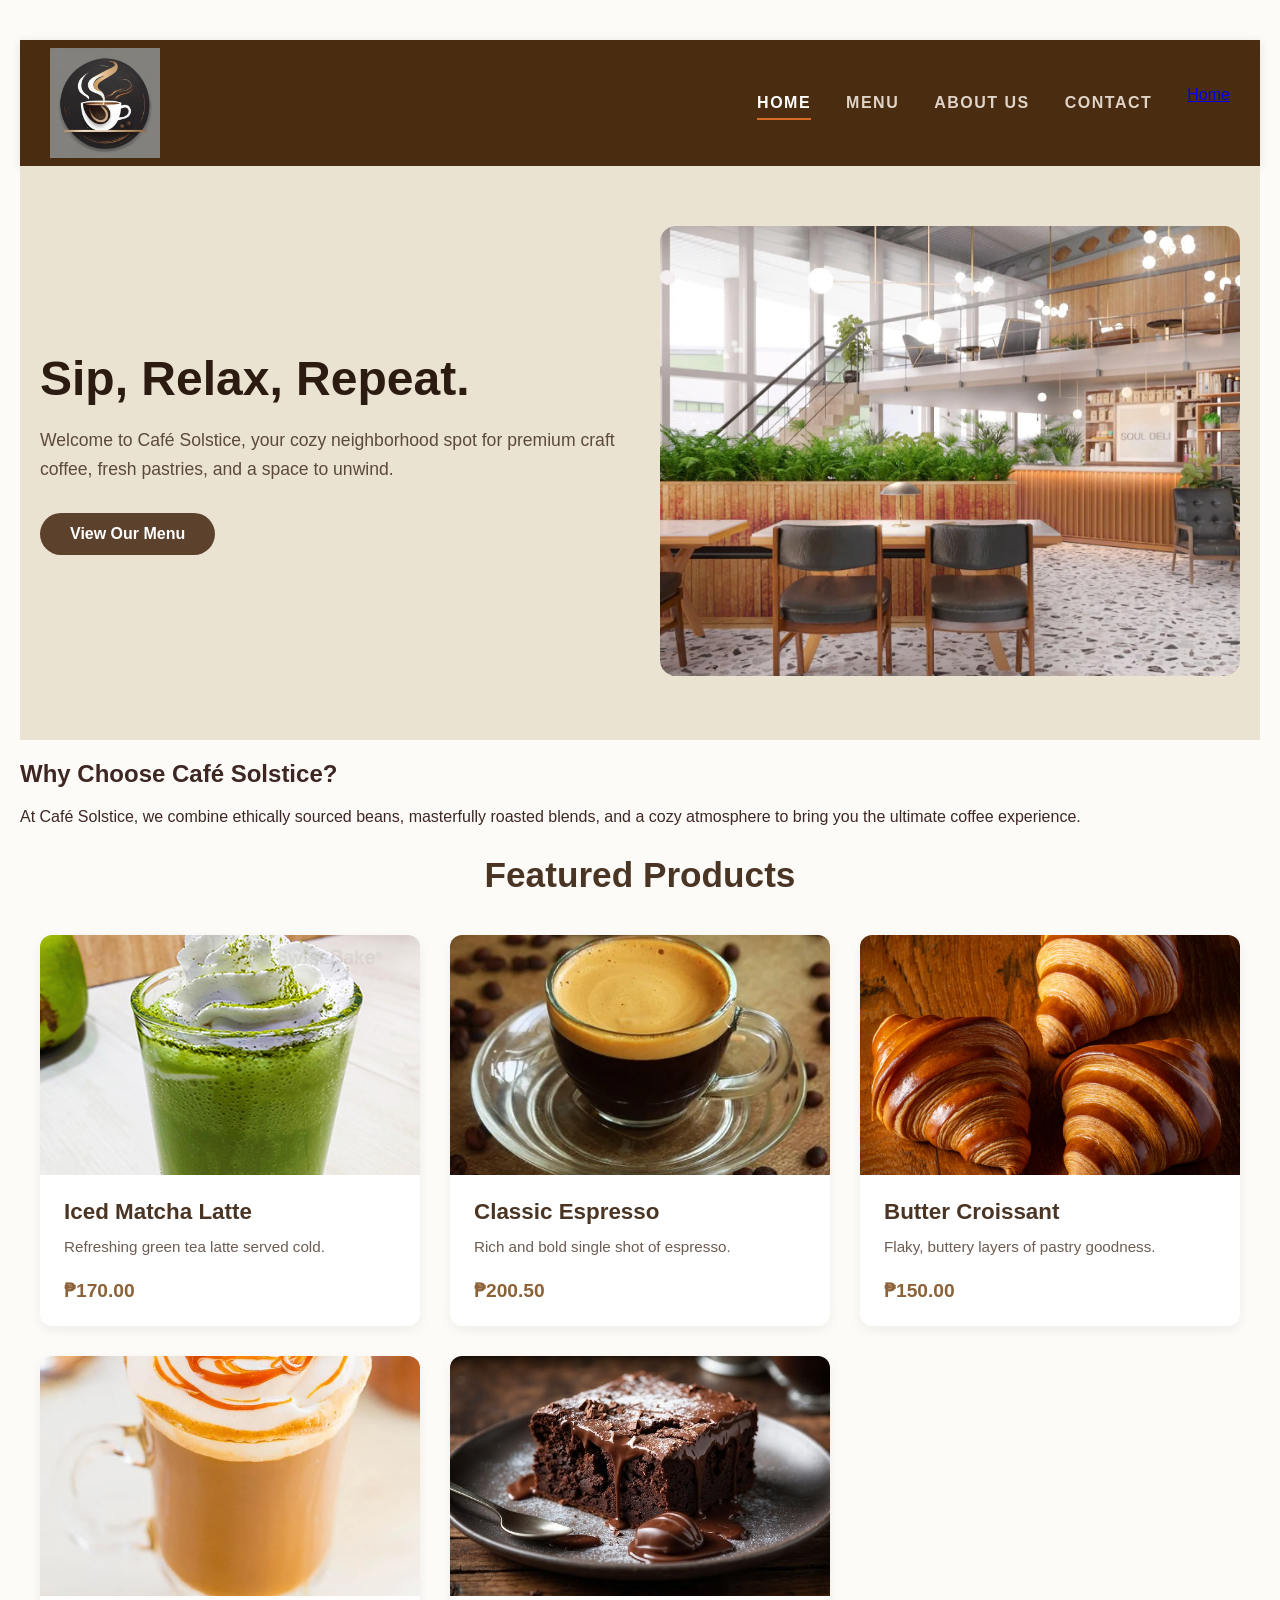
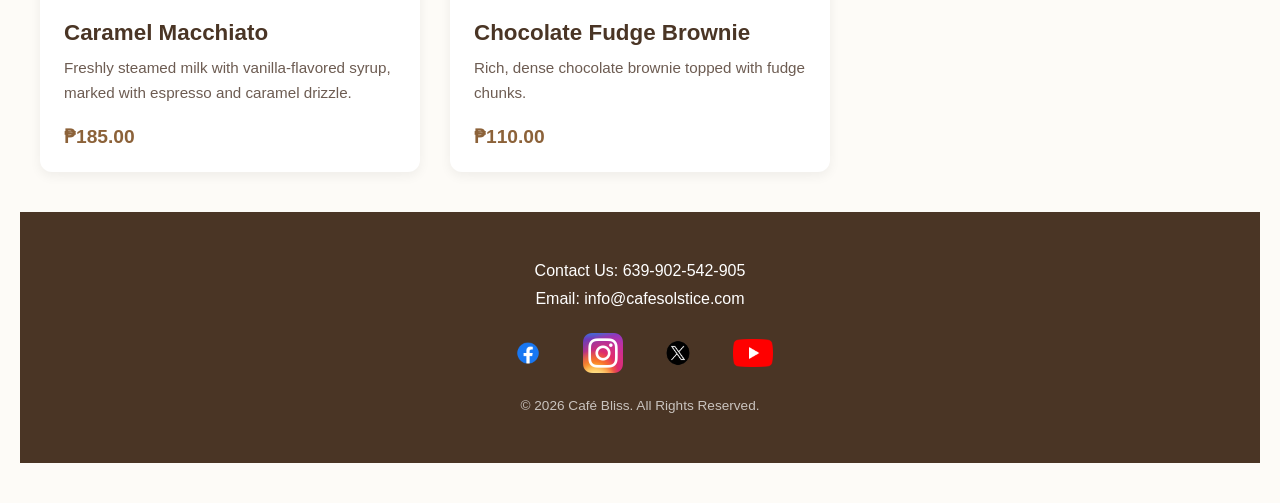
<file: CafeWebsite/index.html>
<!DOCTYPE html>
<html lang="en">
<head>
    <meta charset="UTF-8">
    <meta name="viewport" content="width=device-width, initial-scale=1.0">
    <title>Café Solstice - Home</title>
    <link rel="stylesheet" href="style.css">
</head>
<body>

<header class="main-header">
  <div class="header-container">
    <a href="home.html" class="logo-link">
    <img src="Images/590060db-a365-4ee6-8076-39b0cdcdf4f0.jpg" alt="Café Solstice Logo" class="nav-logo">
    </a>

    <nav class="nav-menu">
      <a href="home.html" class="nav-link active">Home</a>
      <a href="menu.html" class="nav-link">Menu</a>
      <a href="about_us.html" class="nav-link">About Us</a>
      <a href="contact.html" class="nav-link">Contact</a>
      <a href="/">Home</a>
    </nav>
  </div>
</header>

    <header class="hero-section">
  <div class="hero-container">
    <div class="hero-content">
      <h1>Sip, Relax, Repeat.</h1>
      <p>Welcome to Café Solstice, your cozy neighborhood spot for premium craft coffee, fresh pastries, and a space to unwind.</p>
      <a href="menu.html" class="hero-btn">View Our Menu</a>
    </div>
    <div class="hero-image">
      <img src="Images/SD_Banner_Web.webp" alt="Café Solstice Interior">
    </div>
  </div>
</header>

    <section class="cafe-highlights">
        <div class="container">
            <h2>Why Choose Café Solstice?</h2>
            <p>At Café Solstice, we combine ethically sourced beans, masterfully roasted blends, and a cozy atmosphere to bring you the ultimate coffee experience.</p>
        </div>
    </section>

    <section class="products-table">
        <div class="container">
            <section class="featured-products">
  <h2>Featured Products</h2>
  
  <div class="product-grid">
    <div class="product-card">
      <div class="product-image">
        <img src="Images/MATCHA-TEA-FRAPPE-MIX-1kgBag-Prod888-3-0704250620571.jpg" alt="Iced Matcha Latte">
      </div>
      <div class="product-info">
        <h3>Iced Matcha Latte</h3>
        <p>Refreshing green tea latte served cold.</p>
        <span class="price">₱170.00</span>
      </div>
    </div>

    <div class="product-card">
      <div class="product-image">
        <img src="Images/espresso-coffee-recipe04-500x500.webp" alt="Classic Espresso">
      </div>
      <div class="product-info">
        <h3>Classic Espresso</h3>
        <p>Rich and bold single shot of espresso.</p>
        <span class="price">₱200.50</span>
      </div>
    </div>

    <div class="product-card">
      <div class="product-image">
        <img src="Images/MANDARINORIENTALbyDA-NOVEMBER2024-110_530x@2x.webp" alt="Butter Croissant">
      </div>
      <div class="product-info">
        <h3>Butter Croissant</h3>
        <p>Flaky, buttery layers of pastry goodness.</p>
        <span class="price">₱150.00</span>
      </div>
    </div>

    <div class="product-card">
      <div class="product-image">
        <img src="Images/caramelmacchiato-18.webp" alt="Caramel Macchiato">
      </div>
      <div class="product-info">
        <h3>Caramel Macchiato</h3>
        <p>Freshly steamed milk with vanilla-flavored syrup, marked with espresso and caramel drizzle.</p>
        <span class="price">₱185.00</span>
      </div>
    </div>

    <div class="product-card">
      <div class="product-image">
        <img src="Images/hq720.jpg" alt="Chocolate Fudge Brownie">
      </div>
      <div class="product-info">
        <h3>Chocolate Fudge Brownie</h3>
        <p>Rich, dense chocolate brownie topped with fudge chunks.</p>
        <span class="price">₱110.00</span>
      </div>
    </div>

  </div>
</section>

    <footer style="background-color: #4a3525; color: #ffffff; text-align: center; padding: 40px 20px; font-family: sans-serif;">
  
  <p style="margin: 10px 0;">Contact Us: 639-902-542-905</p>
  <p style="margin: 10px 0;">Email: info@cafesolstice.com</p>
  
  <div class="social-icons" style="display: flex; justify-content: center; align-items: center; gap: 25px; margin: 25px 0;">
    <a href="#"><img src="Images/Facebook-Logosu.png" alt="Facebook" style="width: 40px; height: 40px; object-fit: contain; display: block;"></a>
    <a href="#"><img src="Images/Instagram_icon.png.webp" alt="Instagram" style="width: 40px; height: 40px; object-fit: contain; display: block;"></a>
    <a href="#"><img src="Images/twitter_x_new_logo_x_rounded_icon_256078.webp" alt="X" style="width: 40px; height: 40px; object-fit: contain; display: block;"></a>
    <a href="#"><img src="Images/YouTube_full-color_icon_(2017).svg.webp" alt="YouTube" style="width: 40px; height: 40px; object-fit: contain; display: block;"></a>
  </div>
  
  <p style="font-size: 0.85rem; opacity: 0.7; margin-top: 20px;">© 2026 Café Bliss. All Rights Reserved.</p>

</footer>

</body>
</html>
</file>
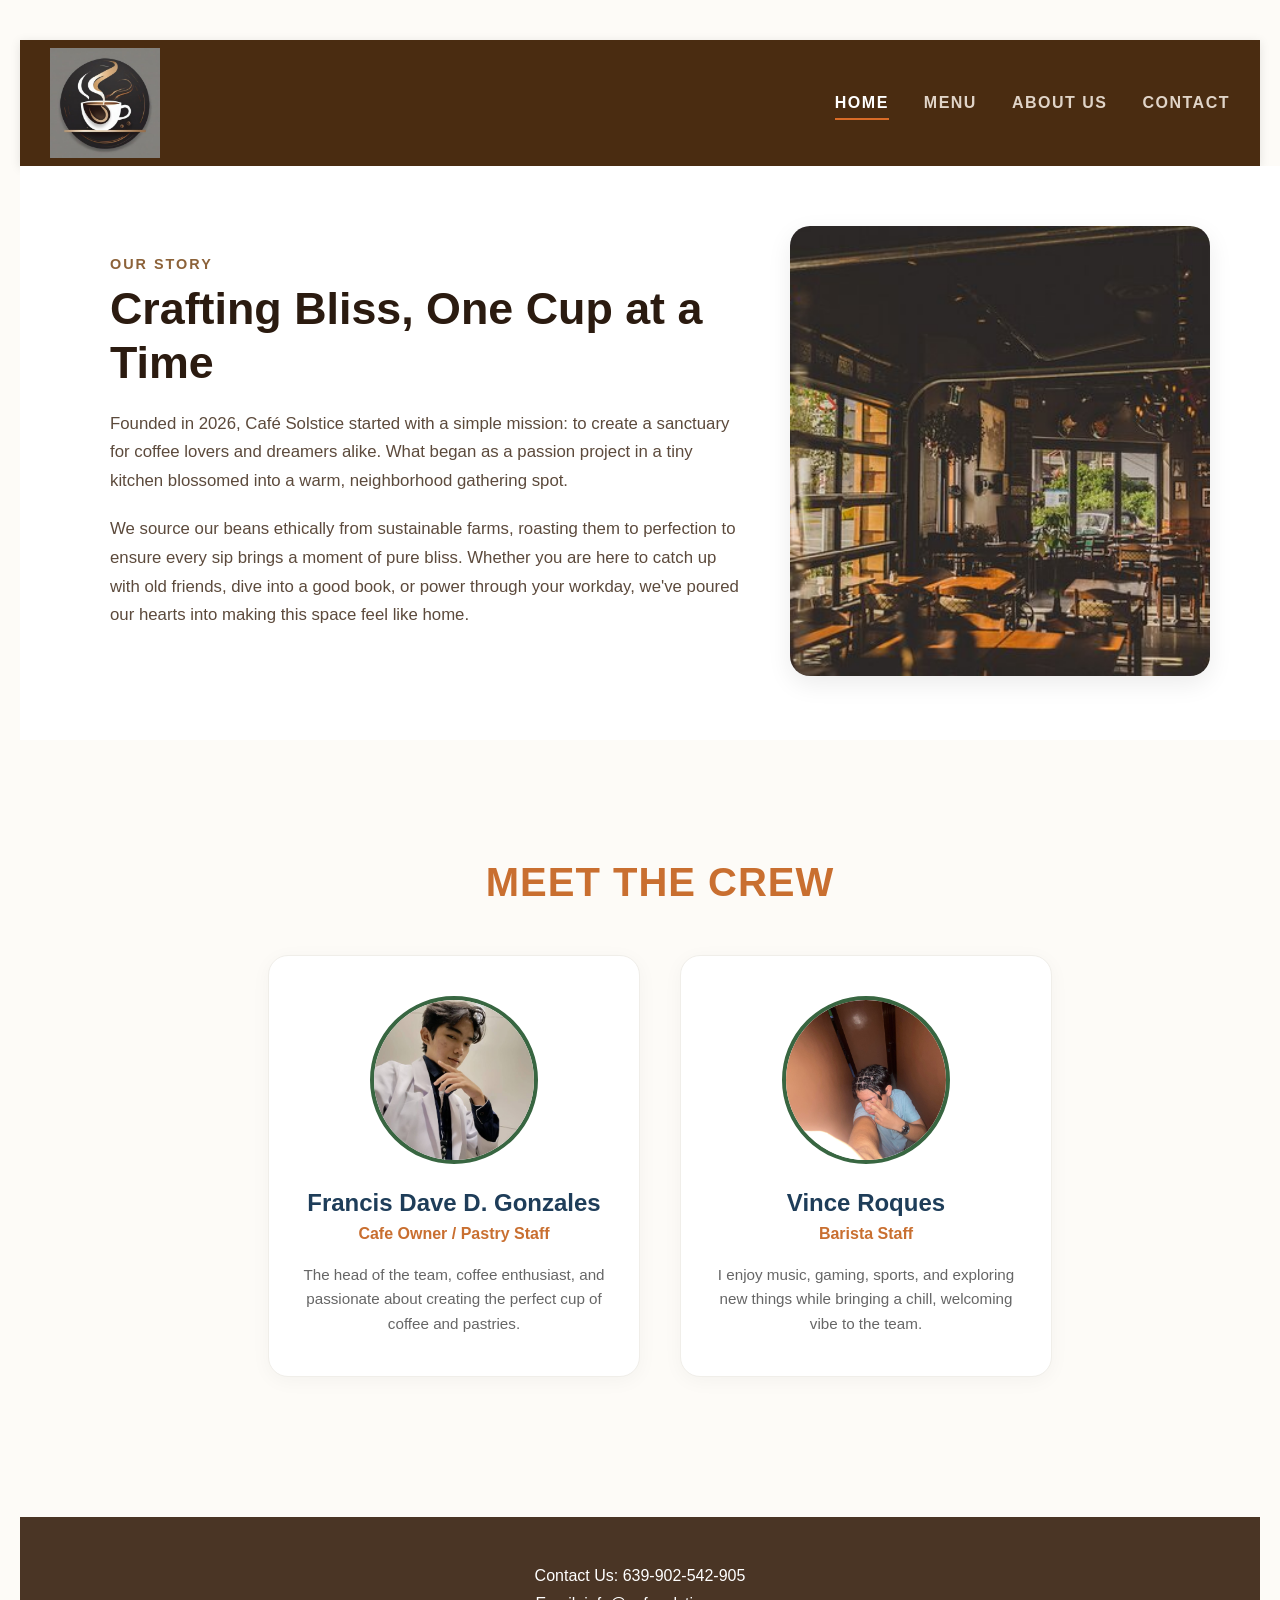
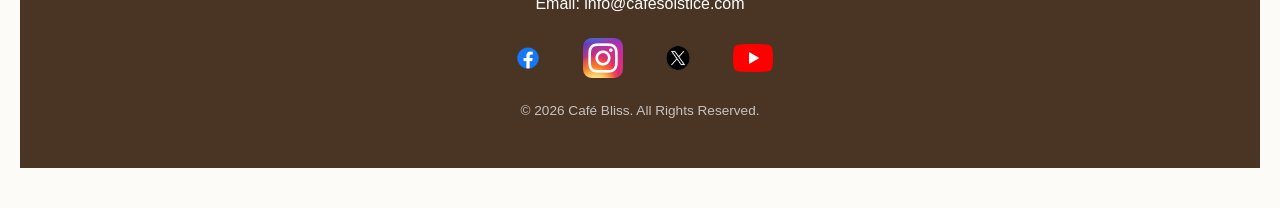
<file: about_us.html>
<!DOCTYPE html>
<html lang="en">
<head>
    <meta charset="UTF-8">
    <meta name="viewport" content="width=device-width, initial-scale=1.0">
    <title>Café Bliss - About Us</title>
    <link rel="stylesheet" href="style.css">
</head>
<body>

    <header class="main-header">
  <div class="header-container">
    <a href="home.html" class="logo-link">
    <img src="Images/590060db-a365-4ee6-8076-39b0cdcdf4f0.jpg" alt="Café Solstice Logo" class="nav-logo">
    </a>

    <nav class="nav-menu">
      <a href="home.html" class="nav-link active">Home</a>
      <a href="menu.html" class="nav-link">Menu</a>
      <a href="about_us.html" class="nav-link">About Us</a>
      <a href="contact.html" class="nav-link">Contact</a>
    </nav>
  </div>
</header>

    <section class="about-section">
  <div class="about-container">
    
    <div class="about-content">
      <span class="subheading">Our Story</span>
      <h2>Crafting Bliss, One Cup at a Time</h2>
      <p>Founded in 2026, Café Solstice started with a simple mission: 
        to create a sanctuary for coffee lovers and dreamers alike. 
        What began as a passion project in a tiny kitchen blossomed into a warm, neighborhood gathering spot.</p>
      <p>We source our beans ethically from sustainable farms, roasting them to perfection to ensure every sip brings a moment of pure bliss. Whether you are here to catch up with old friends, dive into a good book, or power through your workday, we've poured our hearts into making this space feel like home.</p>
    </div>
    
    <div class="about-image">
      <img src="Images/you-start-a-story-with.jpg" alt="Café Bliss Interior">
    </div>

  </div>
</section>

<section class="team-section">
  <h2 class="section-title">Meet The Crew</h2>
  
  <div class="team-grid">
    
    <div class="team-card">
      <div class="avatar-container">
        <img src="Images/494180850_10093865797324483_6539247465004580347_n.jpg" alt="Francis Dave D. Gonzales" class="team-avatar">
      </div>
      <h3>Francis Dave D. Gonzales</h3>
      <span class="role">Cafe Owner / Pastry Staff</span>
      <p>The head of the team, coffee enthusiast, and passionate about creating the perfect cup of coffee and pastries.</p>
    </div>

    <div class="team-card">
      <div class="avatar-container">
        <img src="Images/493591076_122276343200011177_5659824840860547187_n.jpg" alt="Vince Roques" class="team-avatar">
      </div>
      <h3>Vince Roques</h3>
      <span class="role">Barista Staff</span>
      <p>I enjoy music, gaming, sports, and exploring new things while bringing a chill, welcoming vibe to the team.</p>
    </div>

  </div>
</section>

<footer style="background-color: #4a3525; color: #ffffff; text-align: center; padding: 40px 20px; font-family: sans-serif; margin-top: 60px; clear: both;">
  
  <p style="margin: 10px 0;">Contact Us: 639-902-542-905</p>
  <p style="margin: 10px 0;">Email: info@cafesolstice.com</p>
  
  <div class="social-icons" style="display: flex; justify-content: center; align-items: center; gap: 25px; margin: 25px 0;">
    <a href="#"><img src="Images/Facebook-Logosu.png" alt="Facebook" style="width: 40px; height: 40px; object-fit: contain; display: block;"></a>
    <a href="#"><img src="Images/Instagram_icon.png.webp" alt="Instagram" style="width: 40px; height: 40px; object-fit: contain; display: block;"></a>
    <a href="#"><img src="Images/twitter_x_new_logo_x_rounded_icon_256078.webp" alt="X" style="width: 40px; height: 40px; object-fit: contain; display: block;"></a>
    <a href="#"><img src="Images/YouTube_full-color_icon_(2017).svg.webp" alt="YouTube" style="width: 40px; height: 40px; object-fit: contain; display: block;"></a>
  </div>
  
  <p style="font-size: 0.85rem; opacity: 0.7; margin-top: 20px;">© 2026 Café Bliss. All Rights Reserved.</p>

</footer>
</file>
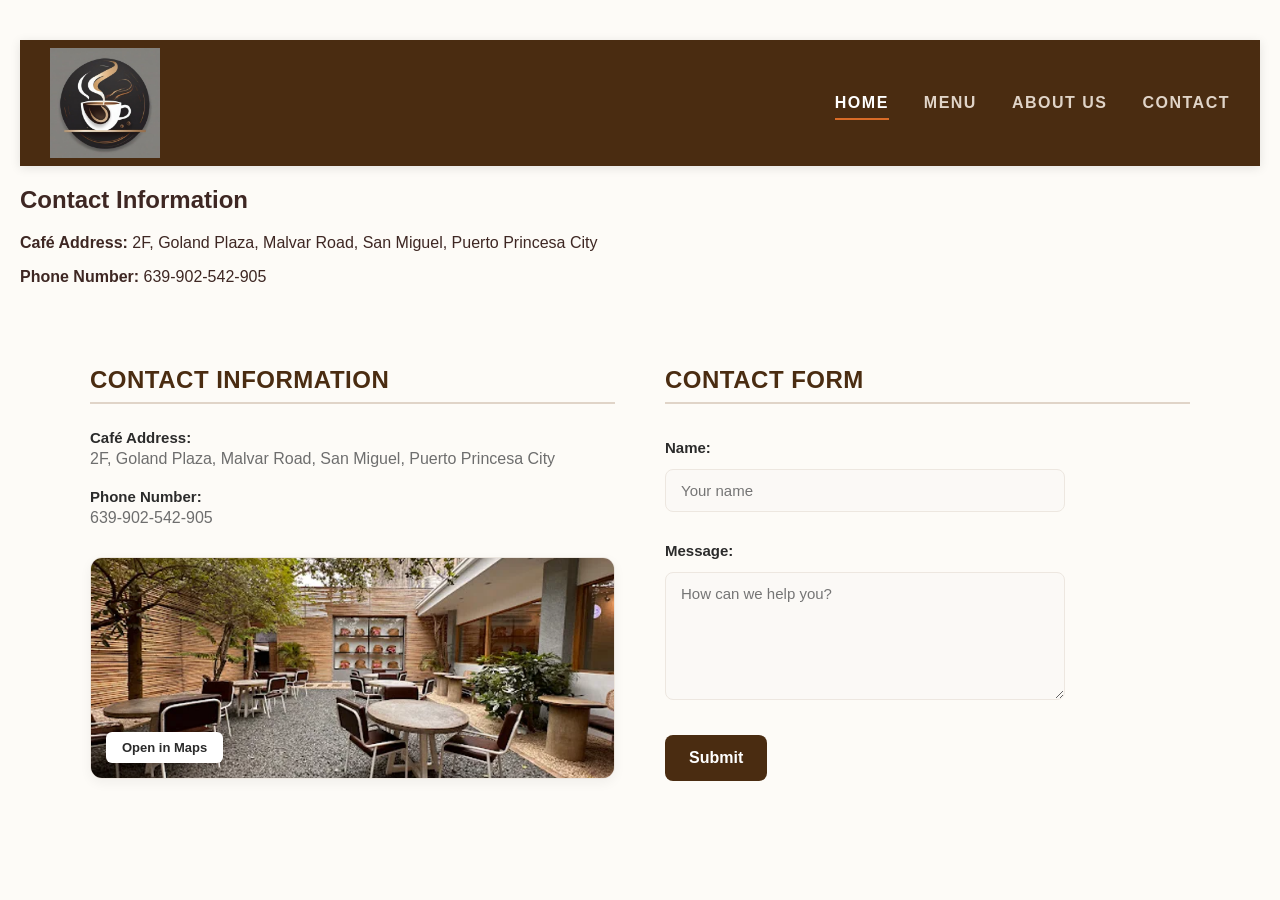
<file: contact.html>
<!DOCTYPE html>
<html lang="en">
<head>
    <meta charset="UTF-8">
    <meta name="viewport" content="width=device-width, initial-scale=1.0">
    <title>Café Bliss - Contact Us</title>
    <link rel="stylesheet" href="style.css">
</head>
<body>

    <header class="main-header">
  <div class="header-container">
    <a href="home.html" class="logo-link">
    <img src="Images/590060db-a365-4ee6-8076-39b0cdcdf4f0.jpg" alt="Café Solstice Logo" class="nav-logo">
    </a>

    <nav class="nav-menu">
      <a href="home.html" class="nav-link active">Home</a>
      <a href="menu.html" class="nav-link">Menu</a>
      <a href="about_us.html" class="nav-link">About Us</a>
      <a href="contact.html" class="nav-link">Contact</a>
    </nav>
  </div>
</header>

    <section class="contact-info">
        <div class="container">
            <h2>Contact Information</h2>
            <p><strong>Café Address:</strong> 2F, Goland Plaza, Malvar Road, San Miguel, Puerto Princesa City</p>
            <p><strong>Phone Number:</strong> 639-902-542-905</p>
        </div>
    </section>

    <section class="contact-section">
  <div class="contact-container">
    
    <div class="contact-info-block">
      <h2 class="contact-title">Contact Information</h2>
      <div class="info-item">
        <span class="info-label">Café Address:</span>
        <p class="info-text">2F, Goland Plaza, Malvar Road, San Miguel, Puerto Princesa City</p>
      </div>
      <div class="info-item">
        <span class="info-label">Phone Number:</span>
        <p class="info-text">639-902-542-905</p>
      </div>
      
      <div class="map-wrapper">
        <div class="map-placeholder">
          <img src="Images/Coffee.webp" alt="Café Location Map" class="map-img">
          <a href="https://share.google/tVUcoDWBKqQL8o8RT" target="_blank" class="map-btn">Open in Maps</a>
        </div>
      </div>
    </div>

    <div class="contact-form-block">
      <h2 class="contact-title">Contact Form</h2>
      <form class="cafe-form">
        <div class="form-group">
          <label for="name">Name:</label>
          <input type="text" id="name" name="name" placeholder="Your name" required>
        </div>
        
        <div class="form-group">
          <label for="message">Message:</label>
          <textarea id="message" name="message" rows="6" placeholder="How can we help you?" required></textarea>
        </div>
        
        <button type="submit" class="submit-btn">Submit</button>
      </form>
    </div>

  </div>
</section>
</file>
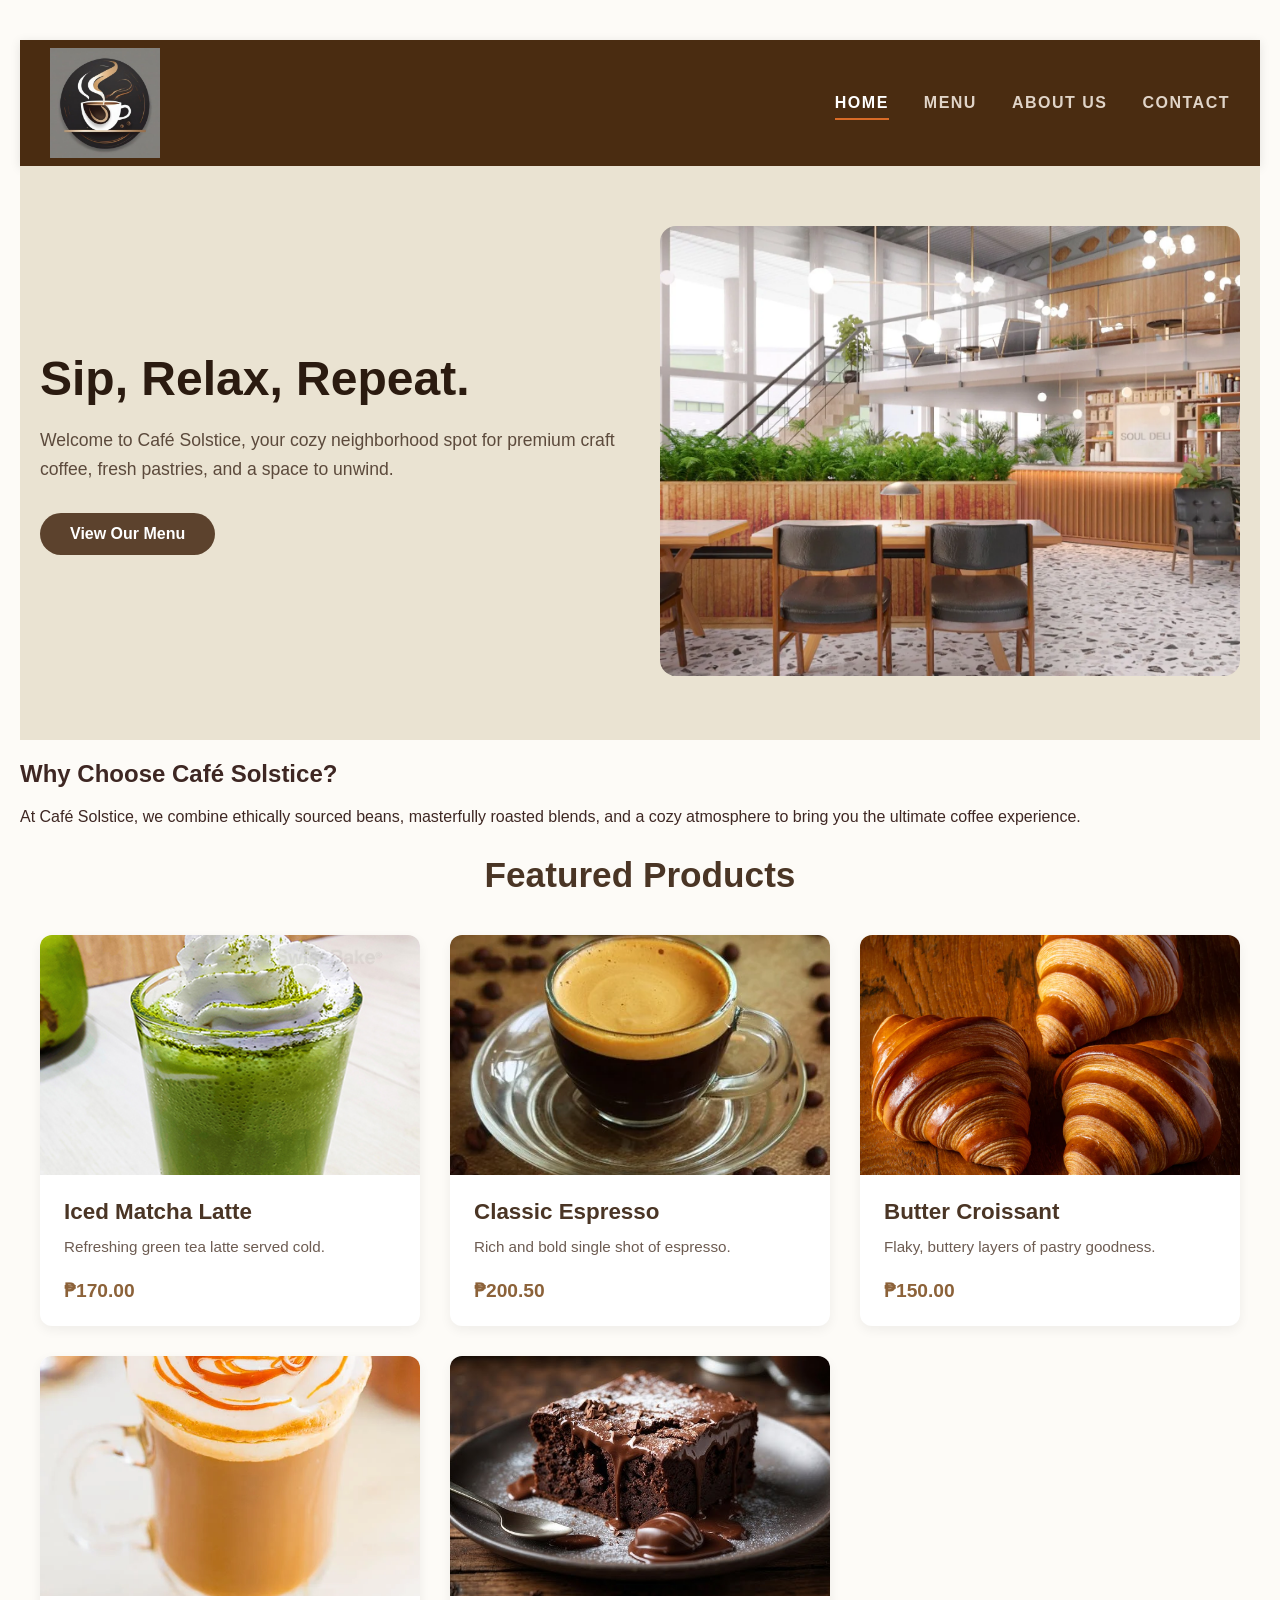
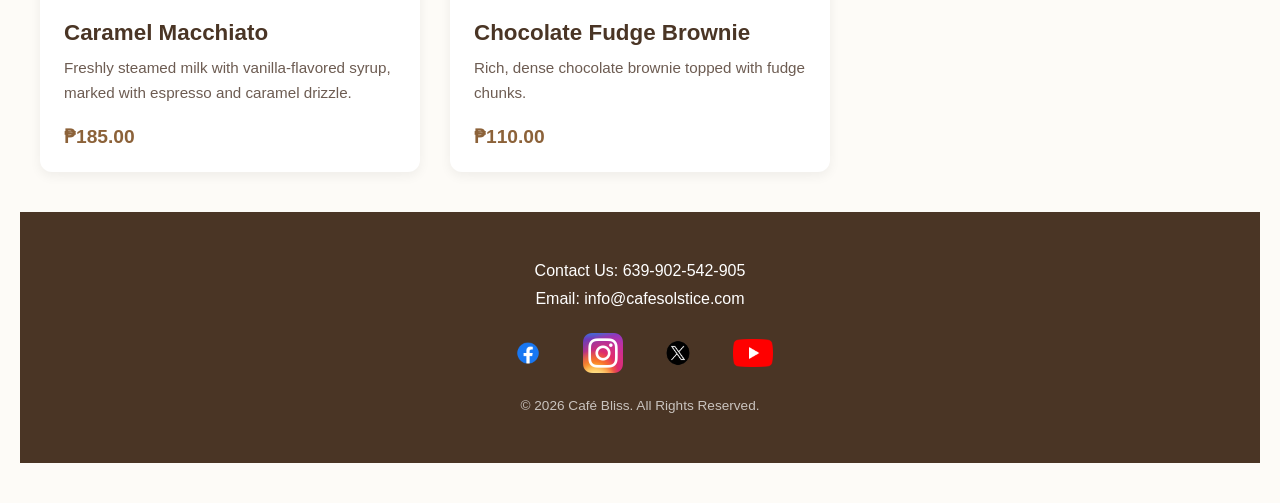
<file: home.html>
<!DOCTYPE html>
<html lang="en">
<head>
    <meta charset="UTF-8">
    <meta name="viewport" content="width=device-width, initial-scale=1.0">
    <title>Café Solstice - Home</title>
    <link rel="stylesheet" href="style.css">
</head>
<body>

<header class="main-header">
  <div class="header-container">
    <a href="home.html" class="logo-link">
    <img src="Images/590060db-a365-4ee6-8076-39b0cdcdf4f0.jpg" alt="Café Solstice Logo" class="nav-logo">
    </a>

    <nav class="nav-menu">
      <a href="home.html" class="nav-link active">Home</a>
      <a href="menu.html" class="nav-link">Menu</a>
      <a href="about_us.html" class="nav-link">About Us</a>
      <a href="contact.html" class="nav-link">Contact</a>
    </nav>
  </div>
</header>

    <header class="hero-section">
  <div class="hero-container">
    <div class="hero-content">
      <h1>Sip, Relax, Repeat.</h1>
      <p>Welcome to Café Solstice, your cozy neighborhood spot for premium craft coffee, fresh pastries, and a space to unwind.</p>
      <a href="menu.html" class="hero-btn">View Our Menu</a>
    </div>
    <div class="hero-image">
      <img src="Images/SD_Banner_Web.webp" alt="Café Solstice Interior">
    </div>
  </div>
</header>

    <section class="cafe-highlights">
        <div class="container">
            <h2>Why Choose Café Solstice?</h2>
            <p>At Café Solstice, we combine ethically sourced beans, masterfully roasted blends, and a cozy atmosphere to bring you the ultimate coffee experience.</p>
        </div>
    </section>

    <section class="products-table">
        <div class="container">
            <section class="featured-products">
  <h2>Featured Products</h2>
  
  <div class="product-grid">
    <div class="product-card">
      <div class="product-image">
        <img src="Images/MATCHA-TEA-FRAPPE-MIX-1kgBag-Prod888-3-0704250620571.jpg" alt="Iced Matcha Latte">
      </div>
      <div class="product-info">
        <h3>Iced Matcha Latte</h3>
        <p>Refreshing green tea latte served cold.</p>
        <span class="price">₱170.00</span>
      </div>
    </div>

    <div class="product-card">
      <div class="product-image">
        <img src="Images/espresso-coffee-recipe04-500x500.webp" alt="Classic Espresso">
      </div>
      <div class="product-info">
        <h3>Classic Espresso</h3>
        <p>Rich and bold single shot of espresso.</p>
        <span class="price">₱200.50</span>
      </div>
    </div>

    <div class="product-card">
      <div class="product-image">
        <img src="Images/MANDARINORIENTALbyDA-NOVEMBER2024-110_530x@2x.webp" alt="Butter Croissant">
      </div>
      <div class="product-info">
        <h3>Butter Croissant</h3>
        <p>Flaky, buttery layers of pastry goodness.</p>
        <span class="price">₱150.00</span>
      </div>
    </div>

    <div class="product-card">
      <div class="product-image">
        <img src="Images/caramelmacchiato-18.webp" alt="Caramel Macchiato">
      </div>
      <div class="product-info">
        <h3>Caramel Macchiato</h3>
        <p>Freshly steamed milk with vanilla-flavored syrup, marked with espresso and caramel drizzle.</p>
        <span class="price">₱185.00</span>
      </div>
    </div>

    <div class="product-card">
      <div class="product-image">
        <img src="Images/hq720.jpg" alt="Chocolate Fudge Brownie">
      </div>
      <div class="product-info">
        <h3>Chocolate Fudge Brownie</h3>
        <p>Rich, dense chocolate brownie topped with fudge chunks.</p>
        <span class="price">₱110.00</span>
      </div>
    </div>

  </div>
</section>

    <footer style="background-color: #4a3525; color: #ffffff; text-align: center; padding: 40px 20px; font-family: sans-serif;">
  
  <p style="margin: 10px 0;">Contact Us: 639-902-542-905</p>
  <p style="margin: 10px 0;">Email: info@cafesolstice.com</p>
  
  <div class="social-icons" style="display: flex; justify-content: center; align-items: center; gap: 25px; margin: 25px 0;">
    <a href="#"><img src="Images/Facebook-Logosu.png" alt="Facebook" style="width: 40px; height: 40px; object-fit: contain; display: block;"></a>
    <a href="#"><img src="Images/Instagram_icon.png.webp" alt="Instagram" style="width: 40px; height: 40px; object-fit: contain; display: block;"></a>
    <a href="#"><img src="Images/twitter_x_new_logo_x_rounded_icon_256078.webp" alt="X" style="width: 40px; height: 40px; object-fit: contain; display: block;"></a>
    <a href="#"><img src="Images/YouTube_full-color_icon_(2017).svg.webp" alt="YouTube" style="width: 40px; height: 40px; object-fit: contain; display: block;"></a>
  </div>
  
  <p style="font-size: 0.85rem; opacity: 0.7; margin-top: 20px;">© 2026 Café Bliss. All Rights Reserved.</p>

</footer>

</body>
</html>
</file>
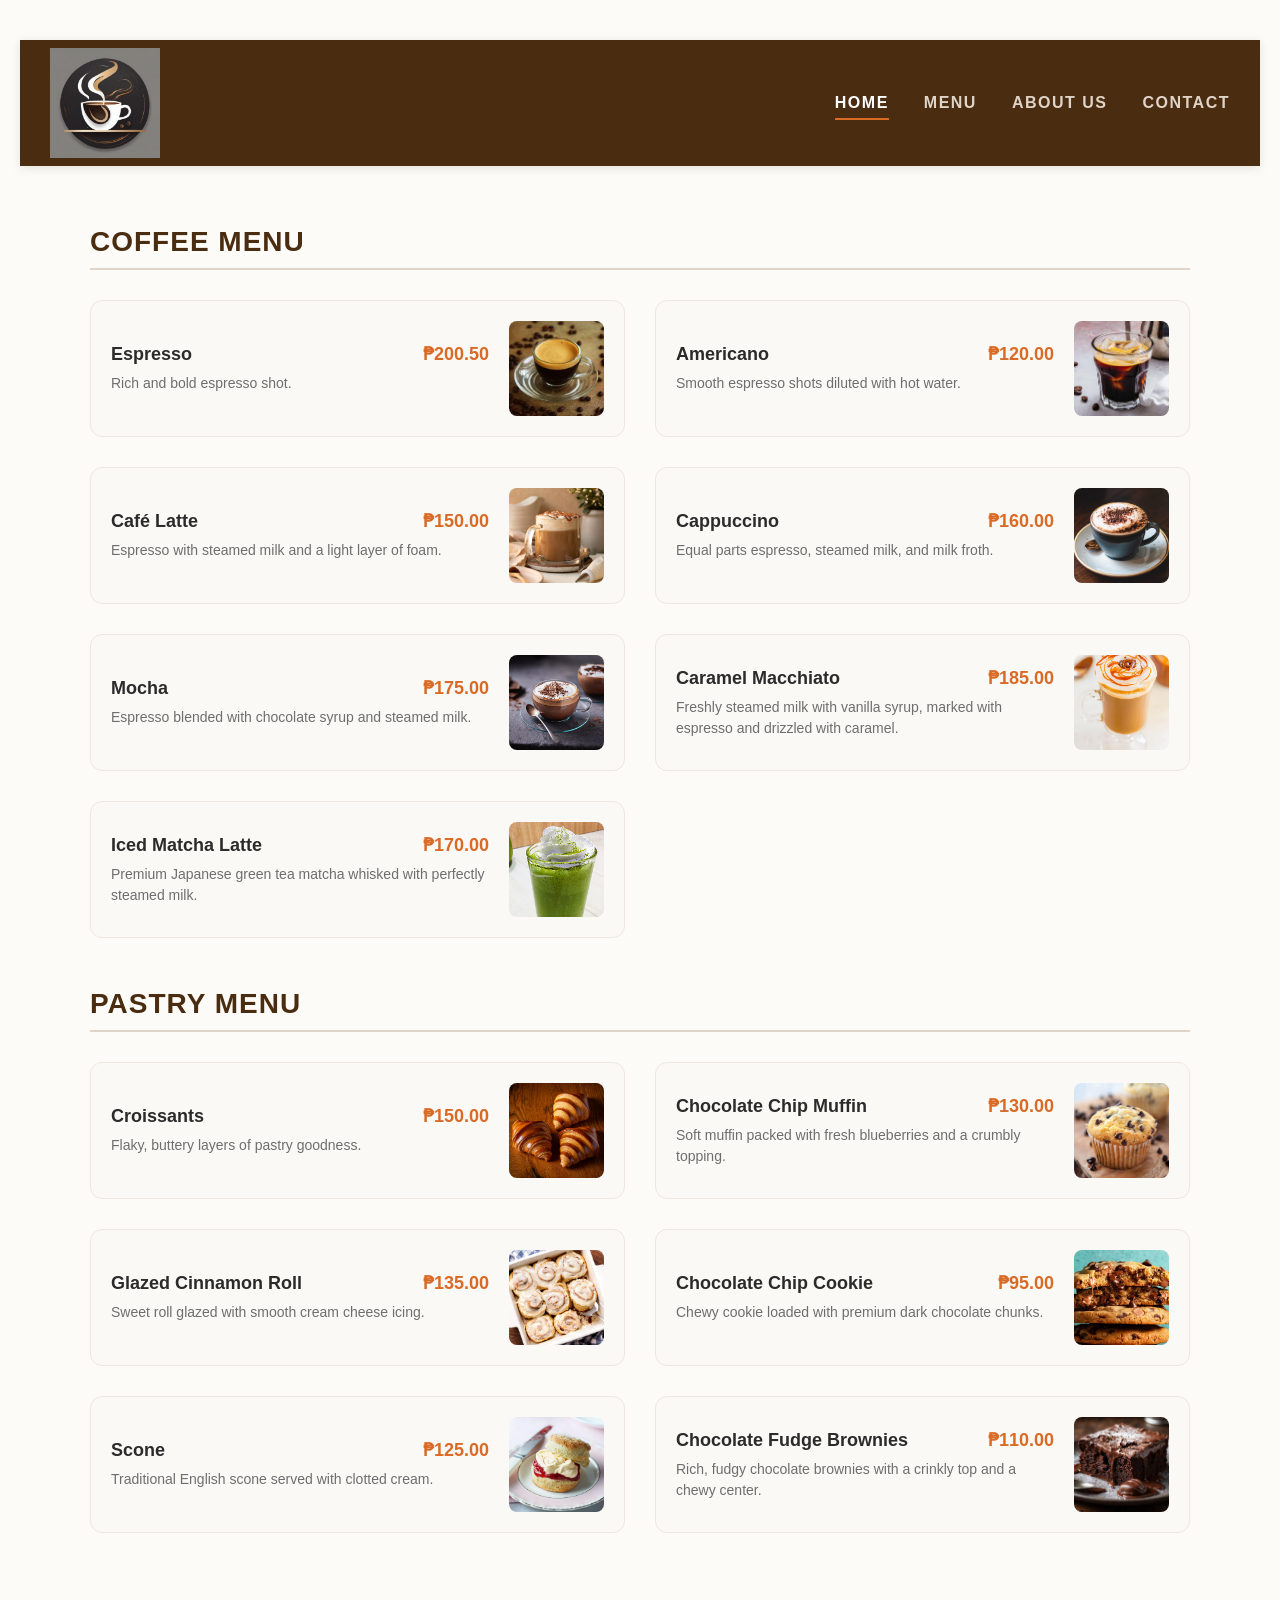
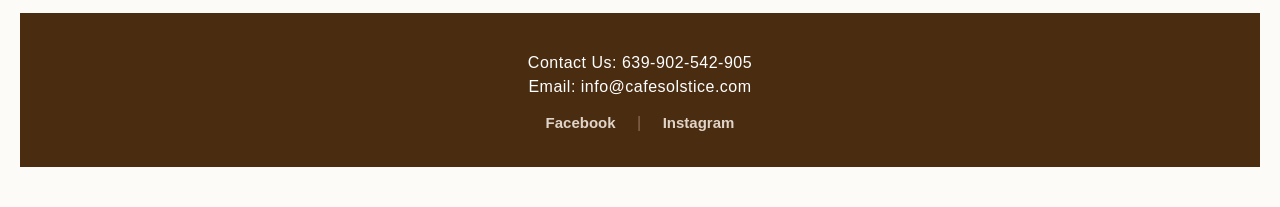
<file: menu.html>
<!DOCTYPE html>
<html lang="en">
<head>
    <meta charset="UTF-8">
    <meta name="viewport" content="width=device-width, initial-scale=1.0">
    <title>Café Bliss - Menu</title>
    <link rel="stylesheet" href="style.css">
</head>
<body>

    <header class="main-header">
  <div class="header-container">
    <a href="home.html" class="logo-link">
    <img src="Images/590060db-a365-4ee6-8076-39b0cdcdf4f0.jpg" alt="Café Solstice Logo" class="nav-logo">
    </a>

    <nav class="nav-menu">
      <a href="home.html" class="nav-link active">Home</a>
      <a href="menu.html" class="nav-link">Menu</a>
      <a href="about_us.html" class="nav-link">About Us</a>
      <a href="contact.html" class="nav-link">Contact</a>
    </nav>
  </div>
</header>

    <section class="menu-section">
  
  <div class="menu-category">
    <h2 class="category-title">Coffee Menu</h2>
    <div class="menu-grid">
      
      <div class="menu-item">
        <div class="item-text">
          <div class="item-header">
            <span class="item-name">Espresso</span>
            <span class="item-price">₱200.50</span>
          </div>
          <p class="item-desc">Rich and bold espresso shot.</p>
        </div>
        <div class="item-image-wrapper">
          <img src="Images/espresso-coffee-recipe04-500x500.webp" alt="Espresso" class="item-img">
        </div>
      </div>

      <div class="menu-item">
        <div class="item-text">
          <div class="item-header">
            <span class="item-name">Americano</span>
            <span class="item-price">₱120.00</span>
          </div>
          <p class="item-desc">Smooth espresso shots diluted with hot water.</p>
        </div>
        <div class="item-image-wrapper">
          <img src="Images/Iced-Americano-008s.webp" alt="Americano" class="item-img">
        </div>
      </div>

      <div class="menu-item">
        <div class="item-text">
          <div class="item-header">
            <span class="item-name">Café Latte</span>
            <span class="item-price">₱150.00</span>
          </div>
          <p class="item-desc">Espresso with steamed milk and a light layer of foam.</p>
        </div>
        <div class="item-image-wrapper">
          <img src="Images/Dulce-de-Leche-Latte-Recipe.jpg" alt="Café Latte" class="item-img">
        </div>
      </div>

      <div class="menu-item">
        <div class="item-text">
          <div class="item-header">
            <span class="item-name">Cappuccino</span>
            <span class="item-price">₱160.00</span>
          </div>
          <p class="item-desc">Equal parts espresso, steamed milk, and milk froth.</p>
        </div>
        <div class="item-image-wrapper">
          <img src="Images/coffee.png" alt="Cappuccino" class="item-img">
        </div>
      </div>

      <div class="menu-item">
        <div class="item-text">
          <div class="item-header">
            <span class="item-name">Mocha</span>
            <span class="item-price">₱175.00</span>
          </div>
          <p class="item-desc">Espresso blended with chocolate syrup and steamed milk.</p>
        </div>
        <div class="item-image-wrapper">
          <img src="Images/Mocha-1fc71f7.png" alt="Mocha" class="item-img">
        </div>
      </div>

      <div class="menu-item">
        <div class="item-text">
          <div class="item-header">
            <span class="item-name">Caramel Macchiato</span>
            <span class="item-price">₱185.00</span>
          </div>
          <p class="item-desc">Freshly steamed milk with vanilla syrup, marked with espresso and drizzled with caramel.</p>
        </div>
        <div class="item-image-wrapper">
          <img src="Images/caramelmacchiato-18.webp" alt="Caramel Macchiato" class="item-img">
        </div>
      </div>

      <div class="menu-item">
        <div class="item-text">
          <div class="item-header">
            <span class="item-name">Iced Matcha Latte</span>
            <span class="item-price">₱170.00</span>
          </div>
          <p class="item-desc">Premium Japanese green tea matcha whisked with perfectly steamed milk.</p>
        </div>
        <div class="item-image-wrapper">
          <img src="Images/MATCHA-TEA-FRAPPE-MIX-1kgBag-Prod888-3-0704250620571.jpg" alt="Matcha Latte" class="item-img">
        </div>
      </div>

    </div>
  </div>

  <div class="menu-category">
    <h2 class="category-title">Pastry Menu</h2>
    <div class="menu-grid">
      
      <div class="menu-item">
        <div class="item-text">
          <div class="item-header">
            <span class="item-name">Croissants</span>
            <span class="item-price">₱150.00</span>
          </div>
          <p class="item-desc">Flaky, buttery layers of pastry goodness.</p>
        </div>
        <div class="item-image-wrapper">
          <img src="Images/MANDARINORIENTALbyDA-NOVEMBER2024-110_530x@2x.webp" alt="Croissants" class="item-img">
        </div>
      </div>

      <div class="menu-item">
        <div class="item-text">
          <div class="item-header">
            <span class="item-name">Chocolate Chip Muffin</span>
            <span class="item-price">₱130.00</span>
          </div>
          <p class="item-desc">Soft muffin packed with fresh blueberries and a crumbly topping.</p>
        </div>
        <div class="item-image-wrapper">
          <img src="Images/chocolate-chip-muffins-featured.jpg" alt="Chocolate Chip Muffin" class="item-img">
        </div>
      </div>

      <div class="menu-item">
        <div class="item-text">
          <div class="item-header">
            <span class="item-name">Glazed Cinnamon Roll</span>
            <span class="item-price">₱135.00</span>
          </div>
          <p class="item-desc">Sweet roll glazed with smooth cream cheese icing.</p>
        </div>
        <div class="item-image-wrapper">
          <img src="Images/ALR-recipe-241917-quick-cinnamon-rolls-VAT-step-09-873f1df5a2f342d2be751ad399a0b95f.jpg" alt="Cinnamon Roll" class="item-img">
        </div>
      </div>

      <div class="menu-item">
        <div class="item-text">
          <div class="item-header">
            <span class="item-name">Chocolate Chip Cookie</span>
            <span class="item-price">₱95.00</span>
          </div>
          <p class="item-desc">Chewy cookie loaded with premium dark chocolate chunks.</p>
        </div>
        <div class="item-image-wrapper">
          <img src="Images/The-Chocolate-Chip-Cookie-of-my-dreams-_2.webp" alt="Chocolate Cookie" class="item-img">
        </div>
      </div>

      <div class="menu-item">
        <div class="item-text">
          <div class="item-header">
            <span class="item-name">Scone</span>
            <span class="item-price">₱125.00</span>
          </div>
          <p class="item-desc">Traditional English scone served with clotted cream.</p>
        </div>
        <div class="item-image-wrapper">
          <img src="Images/BIB_Scones_1125.webp" alt="Scone" class="item-img">
        </div>
      </div>

      <div class="menu-item">
        <div class="item-text">
          <div class="item-header">
            <span class="item-name">Chocolate Fudge Brownies</span>
            <span class="item-price">₱110.00</span>
          </div>
          <p class="item-desc">Rich, fudgy chocolate brownies with a crinkly top and a chewy center.</p>
        </div>
        <div class="item-image-wrapper">
          <img src="Images/hq720.jpg" alt="Fudge Brownies" class="item-img">
        </div>
      </div>

    </div>
  </div>

</section>

<footer class="cafe-footer">
  <p class="footer-info">Contact Us: 639-902-542-905</p>
  <p class="footer-info">Email: info@cafesolstice.com</p>
  
  <div class="footer-socials">
    <a href="https://facebook.com/yourpage" target="_blank" class="social-link">Facebook</a>
    <span class="social-divider">|</span>
    <a href="https://instagram.com/yourpage" target="_blank" class="social-link">Instagram</a>
  </div>
</footer>
</file>
<file: CafeWebsite/style.css>
body {
    font-family: Arial, sans-serif;
    margin: 0;
    padding: 0;
    background-color: #fcf9f5;
    color: #333;
}
header {
    background-color: #4a3525;
    color: #fff;
}
header .container {
    display: flex;
    justify-content: space-between;
    align-items: center;
    padding: 10px 0;
}

nav ul {
    list-style: none;
    margin: 0;
    padding: 0;
    display: flex;
}

nav ul li {
    margin-left: 20px;
}

nav ul li a {
    color: #fff;
    text-decoration: none;
    font-weight: bold;
}

.hero {
    text-align: center;
    background-color: #e6dfd3;
    padding: 40px 0;
}

.hero img {
    max-width: 100%;
    height: auto;
    border-radius: 8px;
    margin-top: 15px;
}

table {
    border-collapse: collapse;
    margin-top: 15px;
    background: #fff;
}

th, td {
    padding: 12px;
    text-align: left;
}

th {
    background-color: #6f4e37;
    color: white;
}

form {
    display: flex;
    flex-direction: column;
    max-width: 400px;
}

form label {
    margin-top: 10px;
    font-weight: bold;
}

form input, form textarea, form button {
    padding: 10px;
    margin-top: 5px;
    border: 1px solid #ccc;
    border-radius: 4px;
}

form button {
    background-color: #6f4e37;
    color: white;
    cursor: pointer;
    font-weight: bold;
    border: none;
    margin-top: 15px;
}

footer {
    background-color: #4a3525;
    color: white;
    text-align: center;
    margin-top: 40px;
    padding: 20px 0;
}

footer a {
    margin: 0 5px;
}
header .container {
    display: flex;
    justify-content: flex-start; 
    align-items: center;
    padding: 10px 0;
}
nav {
    margin-left: 50px; 
}
.team-photos {
  display: flex;
  gap: 10px;
  align-items: center;
}

.team-photos img {
  width: 90px;
  height: 120px;
  object-fit: cover;
}
td {
  vertical-align: top;
}

.team-photos {
  display: flex;
  flex-wrap: nowrap;
  gap: 8px;
}
.about-us-section {
  background-color: #f5eae0;
  font-family: 'Arial', sans-serif;
  padding: 60px 20px;
  text-align: center;
}

.section-title {
  color: #d96b27; 
  font-size: 28px;
  letter-spacing: 2px;
  margin-bottom: 40px;
  text-transform: uppercase;
}
.cards-container {
  display: flex;
  justify-content: center;
  gap: 30px;
  flex-wrap: wrap; 
  max-width: 1100px;
  margin: 0 auto;
}
.profile-card {
  background-color: #ffffff;
  border-radius: 20px; 
  padding: 40px 30px;
  width: 450px; 
  box-sizing: border-box;
  display: flex;
  flex-direction: column;
  align-items: center;
  box-shadow: 0 4px 10px rgba(0, 0, 0, 0.05); 
}
.image-container {
  width: 150px;
  height: 150px;
  border-radius: 50%;
  border: 4px solid #3c6e47; 
  overflow: hidden;
  margin-bottom: 20px;
}

.profile-img {
  width: 100%;
  height: 100%;
  object-fit: cover; 
}
.profile-name {
  color: #0b3c5d; 
  font-size: 22px;
  margin: 10px 0 5px 0;
  font-weight: bold;
}

.profile-role {
  color: #e06d1b; 
  font-size: 16px;
  margin-bottom: 15px;
  font-weight: 600;
}

.profile-desc {
  color: #333333; 
  font-size: 15px;
  line-height: 1.6;
  max-width: 380px;
}
.profile-card {
  transition: transform 0.3s ease, box-shadow 0.3s ease;
}

.profile-card:hover {
  transform: translateY(-5px); 
  box-shadow: 0 8px 20px rgba(0, 0, 0, 0.1); 
}
@media (max-width: 768px) {
  .profile-card {
    width: 100%; 
    max-width: 400px; 
    padding: 30px 20px;
  }
}
.section-title {
  text-align: center;      
  margin-top: 40px;        
  margin-bottom: 20px;     
  color: #d96b27;          
  text-transform: uppercase; 
  font-family: sans-serif;
}

.menu-section {
  max-width: 1100px;
  margin: 60px auto;
  padding: 0 20px;
  font-family: 'Segoe UI', Arial, sans-serif;
}

.category-title {
  color: #4a2c11; 
  font-size: 28px;
  font-weight: 700;
  letter-spacing: 1px;
  text-transform: uppercase;
  border-bottom: 2px solid #e0d4c8;
  padding-bottom: 10px;
  margin-top: 50px;
  margin-bottom: 30px;
}

.menu-grid {
  display: grid;
  grid-template-columns: repeat(auto-fit, minmax(450px, 1fr));
  gap: 30px;
}


.menu-item {
    display: flex;
    justify-content: space-between;
    align-items: center;
    gap: 20px;
    padding: 20px;
    background-color: #fbf9f6;
    border: 1px solid #ede7e0;
    border-radius: 12px;
    transition: transform 0.2s ease, box-shadow 0.2s ease;

}

.menu-item:hover {
  transform: translateY(-3px);
  box-shadow: 0 6px 15px rgba(74, 44, 17, 0.08);
}


.item-text {
  flex: 1;
}

.item-header {
  display: flex;
  justify-content: space-between;
  align-items: baseline;
  margin-bottom: 8px;
}

.item-name {
  color: #2b2b2b;
  font-size: 18px;
  font-weight: 700;
}

.item-price {
  color: #d96b27; 
  font-size: 18px;
  font-weight: 600;
}

.item-desc {
  color: #6e6e6e;
  font-size: 14px;
  line-height: 1.5;
  margin: 0;
}


.item-image-wrapper {
  width: 95px;
  height: 95px;
  border-radius: 8px;
  overflow: hidden;
  flex-shrink: 0; 
}

.item-img {
  width: 100%;
  height: 100%;
  object-fit: cover; 
}


.cafe-footer {
  background-color: #4a2c11; 
  color: #ffffff;
  text-align: center;
  padding: 35px 20px;
  margin-top: 80px;
  font-family: Arial, sans-serif;
}

.footer-info {
  font-size: 16px;
  letter-spacing: 0.5px;
  margin: 6px 0;
}

.footer-socials {
  margin-top: 18px;
}

.social-link {
  color: #e0d4c8; 
  font-size: 15px;
  font-weight: 600;
  text-decoration: none;
  transition: color 0.2s ease;
}

.social-link:hover {
  color: #d96b27; 
  text-decoration: underline;
}

.social-divider {
  color: #8c6d53;
  margin: 0 12px;
}


@media (max-width: 500px) {
  .menu-grid {
    grid-template-columns: 1fr; 
  }
  
  .menu-item {
    align-items: flex-start; 
  }

}

.main-header {
  background-color: #4a2c11; 
  padding: 15px 0;
  box-shadow: 0 2px 10px rgba(0, 0, 0, 0.1); 
}

.header-container {
  max-width: 1200px;
  margin: 0 auto;
  padding: 0 30px;
  display: flex;
  justify-content: space-between; 
  align-items: center; 
}

.nav-logo {
  height: 70px; 
  width: auto;
  display: block;
}

.nav-menu {
  display: flex;
  gap: 35px; 
}

.nav-link {
  color: #e0d4c8; 
  font-family: 'Segoe UI', Arial, sans-serif;
  font-size: 16px;
  font-weight: 600;
  text-decoration: none;
  text-transform: uppercase;
  letter-spacing: 1.5px; 
  padding: 8px 0;
  position: relative;
  transition: color 0.3s ease;
}

.nav-link::after {
  content: '';
  position: absolute;
  width: 0;
  height: 2px;
  bottom: 0;
  left: 0;
  background-color: #d96b27; 
  transition: width 0.3s ease;
}

.nav-link:hover {
  color: #ffffff; 
}

.nav-link:hover::after {
  width: 100%; 
}

.nav-link.active {
  color: #ffffff;
}
.nav-link.active::after {
  width: 100%;
  background-color: #d96b27;
}

@media (max-width: 768px) {
  .header-container {
    flex-direction: column; 
    gap: 15px;
    padding: 10px 20px;
  }
  
  .nav-menu {
    gap: 20px; 
  }
  
  .nav-link {
    font-size: 14px;
  }
}
.main-header {
  background-color: #4a2c11;
  padding: 8px 0; 

  box-shadow: 0 2px 10px rgba(0, 0, 0, 0.1);
}

.main-header .header-container {
  align-items: center;
}

.nav-logo {
  height: 110px; 
  width: auto;
  display: block;
}

.contact-section {
  max-width: 1100px;
  margin: 60px auto;
  padding: 0 20px;
  font-family: 'Segoe UI', Arial, sans-serif;
}

.contact-container {
  display: grid;
  grid-template-columns: 1fr 1fr;
  gap: 50px;
  align-items: start;
}

.contact-title {
  color: #4a2c11; 
  font-size: 24px;
  font-weight: 700;
  margin-bottom: 25px;
  border-bottom: 2px solid #e0d4c8;
  padding-bottom: 8px;
  text-transform: uppercase;
  letter-spacing: 0.5px;
}

.info-item {
  margin-bottom: 20px;
}

.info-label {
  font-weight: 700;
  color: #2b2b2b;
  display: block;
  font-size: 15px;
  margin-bottom: 4px;
}

.info-text {
  color: #6e6e6e;
  margin: 0;
  font-size: 16px;
}

.cafe-form {
  display: flex;
  flex-direction: column;
  gap: 20px;
}

.form-group {
  display: flex;
  flex-direction: column;
  gap: 8px;
}

.form-group label {
  font-weight: 700;
  color: #2b2b2b;
  font-size: 15px;
}

.cafe-form input[type="text"],
.cafe-form textarea {
  width: 100%;
  padding: 12px 15px;
  border: 1px solid #ede7e0;
  background-color: #fbf9f6;
  border-radius: 8px;
  font-family: inherit;
  font-size: 15px;
  color: #2b2b2b;
  box-sizing: border-box;
  transition: border-color 0.2s ease, box-shadow 0.2s ease;
}

.cafe-form input[type="text"]:focus,
.cafe-form textarea:focus {
  outline: none;
  border-color: #d96b27;
  box-shadow: 0 0 0 3px rgba(217, 107, 39, 0.15);
}

.submit-btn {
  background-color: #4a2c11;
  color: #ffffff;
  border: none;
  padding: 14px 24px;
  font-size: 16px;
  font-weight: 600;
  border-radius: 8px;
  cursor: pointer;
  align-self: flex-start; 
  transition: background-color 0.2s ease, transform 0.1s ease;
}

.submit-btn:hover {
  background-color: #d96b27; 
}

.submit-btn:active {
  transform: scale(0.98);
}

.map-wrapper {
  margin-top: 30px;
}

.map-placeholder {
  position: relative;
  border-radius: 12px;
  overflow: hidden;
  border: 1px solid #ede7e0;
  box-shadow: 0 4px 12px rgba(0,0,0,0.05);
}

.map-img {
  width: 100%;
  height: 220px;
  object-fit: cover;
  display: block;
}

.map-btn {
  position: absolute;
  bottom: 15px;
  left: 15px;
  background-color: #ffffff;
  color: #2b2b2b;
  text-decoration: none;
  padding: 8px 16px;
  border-radius: 6px;
  font-size: 13px;
  font-weight: 600;
  box-shadow: 0 2px 8px rgba(0,0,0,0.15);
  transition: background-color 0.2s ease;
}

.map-btn:hover {
  background-color: #f5eae0;
}

@media (max-width: 768px) {
  .contact-container {
    grid-template-columns: 1fr; 
    gap: 40px;
  }
  
  .submit-btn {
    width: 100%; 
    text-align: center;
  }
}

body {
  font-family: 'Segoe UI', Roboto, Helvetica, Arial, sans-serif;
  background-color: #fdfbf7; 
  color: #3e2723; 
  margin: 0;
  padding: 40px 20px;
}

.featured-products h2 {
  text-align: center;
  font-size: 2.2rem;
  color: #4a3525; 
  margin-bottom: 40px;
}

.product-grid {
  display: grid;
  grid-template-columns: repeat(auto-fit, minmax(280px, 1fr));
  gap: 30px;
  max-width: 1200px;
  margin: 0 auto;
}

.product-card {
  background: #ffffff;
  border-radius: 12px;
  overflow: hidden;
  box-shadow: 0 4px 12px rgba(0, 0, 0, 0.06); 
  transition: transform 0.2s ease, box-shadow 0.2s ease;
  display: flex;
  flex-direction: column;
}

.product-card:hover {
  transform: translateY(-5px);
  box-shadow: 0 12px 24px rgba(0, 0, 0, 0.12);
}

.product-image img {
  width: 100%;
  height: 240px;
  object-fit: cover; 
  display: block;
}

.product-info {
  padding: 24px;
  display: flex;
  flex-direction: column;
  flex-grow: 1;
}

.product-info h3 {
  margin: 0 0 10px 0;
  font-size: 1.4rem;
  color: #4a3525;
}

.product-info p {
  margin: 0 0 20px 0;
  color: #6d5c52;
  font-size: 0.95rem;
  line-height: 1.6;
  flex-grow: 1; 
}

.price {
  font-weight: bold;
  color: #8c6239; 
  font-size: 1.2rem;
}
.hero-overlay-section {
  background-size: cover;
  background-position: center;
  height: 70vh; 
  display: flex;
  justify-content: center;
  align-items: center;
  text-align: center;
  padding: 0 20px;
}

.hero-overlay-content {
  color: #ffffff;
  max-width: 600px;
}

.hero-overlay-content h1 {
  font-size: 3.5rem;
  margin: 0 0 15px 0;
  text-shadow: 0 2px 10px rgba(0,0,0,0.3);
}

.hero-overlay-content p {
  font-size: 1.2rem;
  margin-bottom: 30px;
  text-shadow: 0 2px 8px rgba(0,0,0,0.3);
}
    .hero-section {
      background-color: #eae3d2;
      padding: 60px 20px;
      display: flex;
      justify-content: center;
      align-items: center;
    }
    
    .hero-container {
      display: flex;
      align-items: center;
      max-width: 1200px;
      gap: 40px;
      width: 100%;
    }

    .hero-content {
      flex: 1;
    }

    .hero-content h1 {
      font-size: 3rem;
      color: #2b1b10;
      margin: 0 0 20px 0;
    }

    .hero-content p {
      font-size: 1.1rem;
      color: #5c4a3c;
      line-height: 1.6;
      margin-bottom: 30px;
    }

    .hero-btn {
      display: inline-block;
      background-color: #5c422d;
      color: #ffffff;
      padding: 12px 30px;
      text-decoration: none;
      border-radius: 30px;
      font-weight: 600;
    }

    .hero-image {
      flex: 1;
    }

    .hero-image img {
      width: 100%;
      height: 450px;
      object-fit: cover;
      border-radius: 16px;
    }
    
footer {
  background-color: #4a3525; 
  color: #ffffff;
  text-align: center;
  padding: 40px 20px;
}

footer p {
  margin: 10px 0;
  font-size: 1rem;
}

.social-icons {
  display: flex;
  justify-content: center; 
  align-items: center;     
  gap: 20px;               
  margin: 25px 0;
}

.social-icons img {
  width: 40px;             
  height: 40px;
  object-fit: contain;     
  transition: transform 0.2s ease, opacity 0.2s ease;
}

.social-icons img:hover {
  transform: scale(1.15);  
  opacity: 0.9;
}

.copyright {
  font-size: 0.85rem !important;
  opacity: 0.7;
  margin-top: 20px;
}

.social-icons {
  display: flex;
  justify-content: center; 
  align-items: center;     
  gap: 25px;               
  margin: 25px 0;
}

.social-icons img {
  width: 36px;             
  height: 36px;            
  object-fit: contain;     
  display: block;
  transition: transform 0.2s ease;
}


.social-icons img:hover {
  transform: scale(1.15);  
}

.about-section {
  background-color: #ffffff; 
  padding: 80px 20px;
  display: flex;
  justify-content: center;
}

.about-container {
  display: flex;
  align-items: center;
  max-width: 1100px;
  gap: 60px; 
  width: 100%;
}

.about-content {
  flex: 1;
}

.about-content .subheading {
  font-size: 0.9rem;
  text-transform: uppercase;
  letter-spacing: 2px;
  color: #8c6239; 
  font-weight: 700;
  display: block;
  margin-bottom: 10px;
}

.about-content h2 {
  font-size: 2.5rem;
  color: #2b1b10; 
  margin: 0 0 20px 0;
  line-height: 1.2;
}

.about-content p {
  font-size: 1.05rem;
  color: #5c4a3c;
  line-height: 1.7;
  margin-bottom: 15px;
}

.about-image {
  flex: 1;
}

.about-image img {
  width: 100%;
  height: 400px;
  object-fit: cover;
  border-radius: 16px; 
  box-shadow: 0 10px 30px rgba(0, 0, 0, 0.05);
}

@media (max-width: 768px) {
  .about-container {
    flex-direction: column;
    gap: 35px;
  }
  .about-content h2 {
    font-size: 2rem;
  }
  .about-image img {
    height: 300px;
  }
}

.about-section {
  background-color: #ffffff;
  padding: 60px 20px;
  width: 100%;
  display: block; 
}
.about-container {
  display: flex;
  align-items: center;
  max-width: 1100px;
  gap: 50px;
  margin: 0 auto;
}

.about-content {
  flex: 1.2; 
}

.about-content .subheading {
  font-size: 0.9rem;
  text-transform: uppercase;
  letter-spacing: 2px;
  color: #8c6239;
  font-weight: 700;
  display: block;
  margin-bottom: 10px;
}

.about-content h2 {
  font-size: 2.8rem;
  color: #2b1b10;
  margin: 0 0 20px 0;
  line-height: 1.2;
}

.about-content p {
  font-size: 1.05rem;
  color: #5c4a3c;
  line-height: 1.7;
  margin-bottom: 20px;
}

.about-image {
  flex: 0.8;
}

.about-image img {
  width: 100%;
  height: 450px;
  object-fit: cover;
  border-radius: 20px; 
  box-shadow: 0 8px 24px rgba(0, 0, 0, 0.08);
}

.team-section {
  background-color: #fdfbf7; 
  padding: 80px 20px;
  width: 100%;
  display: block;
  clear: both; 
}

.team-section .section-title {
  text-align: center;
  font-size: 2.5rem;
  color: #c96f30; 
  text-transform: uppercase;
  letter-spacing: 1px;
  margin-bottom: 50px;
}

.team-grid {
  display: flex;
  justify-content: center; 
  flex-wrap: wrap;
  gap: 40px;
  max-width: 1100px;
  margin: 0 auto;
}

.team-card {
  background: #ffffff;
  border-radius: 20px;
  padding: 40px 25px;
  width: 320px;
  text-align: center;
  box-shadow: 0 4px 20px rgba(0, 0, 0, 0.04);
  border: 1px solid #f0eee9;
}

.avatar-container {
  width: 160px;
  height: 160px;
  margin: 0 auto 25px auto;
  border-radius: 50%;
  overflow: hidden;
  border: 4px solid #386641; 
}

.team-avatar {
  width: 100%;
  height: 100%;
  object-fit: cover;
}

.team-card h3 {
  font-size: 1.5rem;
  color: #1e3d59; 
  margin: 0 0 8px 0;
}

.team-card .role {
  font-size: 1rem;
  color: #c96f30;
  font-weight: 600;
  display: block;
  margin-bottom: 20px;
}

.team-card p {
  font-size: 0.95rem;
  color: #666;
  line-height: 1.6;
  margin: 0;
}
</file>
<file: style.css>
body {
    font-family: Arial, sans-serif;
    margin: 0;
    padding: 0;
    background-color: #fcf9f5;
    color: #333;
}
header {
    background-color: #4a3525;
    color: #fff;
}
header .container {
    display: flex;
    justify-content: space-between;
    align-items: center;
    padding: 10px 0;
}

nav ul {
    list-style: none;
    margin: 0;
    padding: 0;
    display: flex;
}

nav ul li {
    margin-left: 20px;
}

nav ul li a {
    color: #fff;
    text-decoration: none;
    font-weight: bold;
}

.hero {
    text-align: center;
    background-color: #e6dfd3;
    padding: 40px 0;
}

.hero img {
    max-width: 100%;
    height: auto;
    border-radius: 8px;
    margin-top: 15px;
}

table {
    border-collapse: collapse;
    margin-top: 15px;
    background: #fff;
}

th, td {
    padding: 12px;
    text-align: left;
}

th {
    background-color: #6f4e37;
    color: white;
}

form {
    display: flex;
    flex-direction: column;
    max-width: 400px;
}

form label {
    margin-top: 10px;
    font-weight: bold;
}

form input, form textarea, form button {
    padding: 10px;
    margin-top: 5px;
    border: 1px solid #ccc;
    border-radius: 4px;
}

form button {
    background-color: #6f4e37;
    color: white;
    cursor: pointer;
    font-weight: bold;
    border: none;
    margin-top: 15px;
}

footer {
    background-color: #4a3525;
    color: white;
    text-align: center;
    margin-top: 40px;
    padding: 20px 0;
}

footer a {
    margin: 0 5px;
}
header .container {
    display: flex;
    justify-content: flex-start; 
    align-items: center;
    padding: 10px 0;
}
nav {
    margin-left: 50px; 
}
.team-photos {
  display: flex;
  gap: 10px;
  align-items: center;
}

.team-photos img {
  width: 90px;
  height: 120px;
  object-fit: cover;
}
td {
  vertical-align: top;
}

.team-photos {
  display: flex;
  flex-wrap: nowrap;
  gap: 8px;
}
.about-us-section {
  background-color: #f5eae0;
  font-family: 'Arial', sans-serif;
  padding: 60px 20px;
  text-align: center;
}

.section-title {
  color: #d96b27; 
  font-size: 28px;
  letter-spacing: 2px;
  margin-bottom: 40px;
  text-transform: uppercase;
}
.cards-container {
  display: flex;
  justify-content: center;
  gap: 30px;
  flex-wrap: wrap; 
  max-width: 1100px;
  margin: 0 auto;
}
.profile-card {
  background-color: #ffffff;
  border-radius: 20px; 
  padding: 40px 30px;
  width: 450px; 
  box-sizing: border-box;
  display: flex;
  flex-direction: column;
  align-items: center;
  box-shadow: 0 4px 10px rgba(0, 0, 0, 0.05); 
}
.image-container {
  width: 150px;
  height: 150px;
  border-radius: 50%;
  border: 4px solid #3c6e47; 
  overflow: hidden;
  margin-bottom: 20px;
}

.profile-img {
  width: 100%;
  height: 100%;
  object-fit: cover; 
}
.profile-name {
  color: #0b3c5d; 
  font-size: 22px;
  margin: 10px 0 5px 0;
  font-weight: bold;
}

.profile-role {
  color: #e06d1b; 
  font-size: 16px;
  margin-bottom: 15px;
  font-weight: 600;
}

.profile-desc {
  color: #333333; 
  font-size: 15px;
  line-height: 1.6;
  max-width: 380px;
}
.profile-card {
  transition: transform 0.3s ease, box-shadow 0.3s ease;
}

.profile-card:hover {
  transform: translateY(-5px); 
  box-shadow: 0 8px 20px rgba(0, 0, 0, 0.1); 
}
@media (max-width: 768px) {
  .profile-card {
    width: 100%; 
    max-width: 400px; 
    padding: 30px 20px;
  }
}
.section-title {
  text-align: center;      
  margin-top: 40px;        
  margin-bottom: 20px;     
  color: #d96b27;          
  text-transform: uppercase; 
  font-family: sans-serif;
}

.menu-section {
  max-width: 1100px;
  margin: 60px auto;
  padding: 0 20px;
  font-family: 'Segoe UI', Arial, sans-serif;
}

.category-title {
  color: #4a2c11; 
  font-size: 28px;
  font-weight: 700;
  letter-spacing: 1px;
  text-transform: uppercase;
  border-bottom: 2px solid #e0d4c8;
  padding-bottom: 10px;
  margin-top: 50px;
  margin-bottom: 30px;
}

.menu-grid {
  display: grid;
  grid-template-columns: repeat(auto-fit, minmax(450px, 1fr));
  gap: 30px;
}


.menu-item {
    display: flex;
    justify-content: space-between;
    align-items: center;
    gap: 20px;
    padding: 20px;
    background-color: #fbf9f6;
    border: 1px solid #ede7e0;
    border-radius: 12px;
    transition: transform 0.2s ease, box-shadow 0.2s ease;

}

.menu-item:hover {
  transform: translateY(-3px);
  box-shadow: 0 6px 15px rgba(74, 44, 17, 0.08);
}


.item-text {
  flex: 1;
}

.item-header {
  display: flex;
  justify-content: space-between;
  align-items: baseline;
  margin-bottom: 8px;
}

.item-name {
  color: #2b2b2b;
  font-size: 18px;
  font-weight: 700;
}

.item-price {
  color: #d96b27; 
  font-size: 18px;
  font-weight: 600;
}

.item-desc {
  color: #6e6e6e;
  font-size: 14px;
  line-height: 1.5;
  margin: 0;
}


.item-image-wrapper {
  width: 95px;
  height: 95px;
  border-radius: 8px;
  overflow: hidden;
  flex-shrink: 0; 
}

.item-img {
  width: 100%;
  height: 100%;
  object-fit: cover; 
}


.cafe-footer {
  background-color: #4a2c11; 
  color: #ffffff;
  text-align: center;
  padding: 35px 20px;
  margin-top: 80px;
  font-family: Arial, sans-serif;
}

.footer-info {
  font-size: 16px;
  letter-spacing: 0.5px;
  margin: 6px 0;
}

.footer-socials {
  margin-top: 18px;
}

.social-link {
  color: #e0d4c8; 
  font-size: 15px;
  font-weight: 600;
  text-decoration: none;
  transition: color 0.2s ease;
}

.social-link:hover {
  color: #d96b27; 
  text-decoration: underline;
}

.social-divider {
  color: #8c6d53;
  margin: 0 12px;
}


@media (max-width: 500px) {
  .menu-grid {
    grid-template-columns: 1fr; 
  }
  
  .menu-item {
    align-items: flex-start; 
  }

}

.main-header {
  background-color: #4a2c11; 
  padding: 15px 0;
  box-shadow: 0 2px 10px rgba(0, 0, 0, 0.1); 
}

.header-container {
  max-width: 1200px;
  margin: 0 auto;
  padding: 0 30px;
  display: flex;
  justify-content: space-between; 
  align-items: center; 
}

.nav-logo {
  height: 70px; 
  width: auto;
  display: block;
}

.nav-menu {
  display: flex;
  gap: 35px; 
}

.nav-link {
  color: #e0d4c8; 
  font-family: 'Segoe UI', Arial, sans-serif;
  font-size: 16px;
  font-weight: 600;
  text-decoration: none;
  text-transform: uppercase;
  letter-spacing: 1.5px; 
  padding: 8px 0;
  position: relative;
  transition: color 0.3s ease;
}

.nav-link::after {
  content: '';
  position: absolute;
  width: 0;
  height: 2px;
  bottom: 0;
  left: 0;
  background-color: #d96b27; 
  transition: width 0.3s ease;
}

.nav-link:hover {
  color: #ffffff; 
}

.nav-link:hover::after {
  width: 100%; 
}

.nav-link.active {
  color: #ffffff;
}
.nav-link.active::after {
  width: 100%;
  background-color: #d96b27;
}

@media (max-width: 768px) {
  .header-container {
    flex-direction: column; 
    gap: 15px;
    padding: 10px 20px;
  }
  
  .nav-menu {
    gap: 20px; 
  }
  
  .nav-link {
    font-size: 14px;
  }
}
.main-header {
  background-color: #4a2c11;
  padding: 8px 0; 

  box-shadow: 0 2px 10px rgba(0, 0, 0, 0.1);
}

.main-header .header-container {
  align-items: center;
}

.nav-logo {
  height: 110px; 
  width: auto;
  display: block;
}

.contact-section {
  max-width: 1100px;
  margin: 60px auto;
  padding: 0 20px;
  font-family: 'Segoe UI', Arial, sans-serif;
}

.contact-container {
  display: grid;
  grid-template-columns: 1fr 1fr;
  gap: 50px;
  align-items: start;
}

.contact-title {
  color: #4a2c11; 
  font-size: 24px;
  font-weight: 700;
  margin-bottom: 25px;
  border-bottom: 2px solid #e0d4c8;
  padding-bottom: 8px;
  text-transform: uppercase;
  letter-spacing: 0.5px;
}

.info-item {
  margin-bottom: 20px;
}

.info-label {
  font-weight: 700;
  color: #2b2b2b;
  display: block;
  font-size: 15px;
  margin-bottom: 4px;
}

.info-text {
  color: #6e6e6e;
  margin: 0;
  font-size: 16px;
}

.cafe-form {
  display: flex;
  flex-direction: column;
  gap: 20px;
}

.form-group {
  display: flex;
  flex-direction: column;
  gap: 8px;
}

.form-group label {
  font-weight: 700;
  color: #2b2b2b;
  font-size: 15px;
}

.cafe-form input[type="text"],
.cafe-form textarea {
  width: 100%;
  padding: 12px 15px;
  border: 1px solid #ede7e0;
  background-color: #fbf9f6;
  border-radius: 8px;
  font-family: inherit;
  font-size: 15px;
  color: #2b2b2b;
  box-sizing: border-box;
  transition: border-color 0.2s ease, box-shadow 0.2s ease;
}

.cafe-form input[type="text"]:focus,
.cafe-form textarea:focus {
  outline: none;
  border-color: #d96b27;
  box-shadow: 0 0 0 3px rgba(217, 107, 39, 0.15);
}

.submit-btn {
  background-color: #4a2c11;
  color: #ffffff;
  border: none;
  padding: 14px 24px;
  font-size: 16px;
  font-weight: 600;
  border-radius: 8px;
  cursor: pointer;
  align-self: flex-start; 
  transition: background-color 0.2s ease, transform 0.1s ease;
}

.submit-btn:hover {
  background-color: #d96b27; 
}

.submit-btn:active {
  transform: scale(0.98);
}

.map-wrapper {
  margin-top: 30px;
}

.map-placeholder {
  position: relative;
  border-radius: 12px;
  overflow: hidden;
  border: 1px solid #ede7e0;
  box-shadow: 0 4px 12px rgba(0,0,0,0.05);
}

.map-img {
  width: 100%;
  height: 220px;
  object-fit: cover;
  display: block;
}

.map-btn {
  position: absolute;
  bottom: 15px;
  left: 15px;
  background-color: #ffffff;
  color: #2b2b2b;
  text-decoration: none;
  padding: 8px 16px;
  border-radius: 6px;
  font-size: 13px;
  font-weight: 600;
  box-shadow: 0 2px 8px rgba(0,0,0,0.15);
  transition: background-color 0.2s ease;
}

.map-btn:hover {
  background-color: #f5eae0;
}

@media (max-width: 768px) {
  .contact-container {
    grid-template-columns: 1fr; 
    gap: 40px;
  }
  
  .submit-btn {
    width: 100%; 
    text-align: center;
  }
}

body {
  font-family: 'Segoe UI', Roboto, Helvetica, Arial, sans-serif;
  background-color: #fdfbf7; 
  color: #3e2723; 
  margin: 0;
  padding: 40px 20px;
}

.featured-products h2 {
  text-align: center;
  font-size: 2.2rem;
  color: #4a3525; 
  margin-bottom: 40px;
}

.product-grid {
  display: grid;
  grid-template-columns: repeat(auto-fit, minmax(280px, 1fr));
  gap: 30px;
  max-width: 1200px;
  margin: 0 auto;
}

.product-card {
  background: #ffffff;
  border-radius: 12px;
  overflow: hidden;
  box-shadow: 0 4px 12px rgba(0, 0, 0, 0.06); 
  transition: transform 0.2s ease, box-shadow 0.2s ease;
  display: flex;
  flex-direction: column;
}

.product-card:hover {
  transform: translateY(-5px);
  box-shadow: 0 12px 24px rgba(0, 0, 0, 0.12);
}

.product-image img {
  width: 100%;
  height: 240px;
  object-fit: cover; 
  display: block;
}

.product-info {
  padding: 24px;
  display: flex;
  flex-direction: column;
  flex-grow: 1;
}

.product-info h3 {
  margin: 0 0 10px 0;
  font-size: 1.4rem;
  color: #4a3525;
}

.product-info p {
  margin: 0 0 20px 0;
  color: #6d5c52;
  font-size: 0.95rem;
  line-height: 1.6;
  flex-grow: 1; 
}

.price {
  font-weight: bold;
  color: #8c6239; 
  font-size: 1.2rem;
}
.hero-overlay-section {
  background-size: cover;
  background-position: center;
  height: 70vh; 
  display: flex;
  justify-content: center;
  align-items: center;
  text-align: center;
  padding: 0 20px;
}

.hero-overlay-content {
  color: #ffffff;
  max-width: 600px;
}

.hero-overlay-content h1 {
  font-size: 3.5rem;
  margin: 0 0 15px 0;
  text-shadow: 0 2px 10px rgba(0,0,0,0.3);
}

.hero-overlay-content p {
  font-size: 1.2rem;
  margin-bottom: 30px;
  text-shadow: 0 2px 8px rgba(0,0,0,0.3);
}
    .hero-section {
      background-color: #eae3d2;
      padding: 60px 20px;
      display: flex;
      justify-content: center;
      align-items: center;
    }
    
    .hero-container {
      display: flex;
      align-items: center;
      max-width: 1200px;
      gap: 40px;
      width: 100%;
    }

    .hero-content {
      flex: 1;
    }

    .hero-content h1 {
      font-size: 3rem;
      color: #2b1b10;
      margin: 0 0 20px 0;
    }

    .hero-content p {
      font-size: 1.1rem;
      color: #5c4a3c;
      line-height: 1.6;
      margin-bottom: 30px;
    }

    .hero-btn {
      display: inline-block;
      background-color: #5c422d;
      color: #ffffff;
      padding: 12px 30px;
      text-decoration: none;
      border-radius: 30px;
      font-weight: 600;
    }

    .hero-image {
      flex: 1;
    }

    .hero-image img {
      width: 100%;
      height: 450px;
      object-fit: cover;
      border-radius: 16px;
    }
    
footer {
  background-color: #4a3525; 
  color: #ffffff;
  text-align: center;
  padding: 40px 20px;
}

footer p {
  margin: 10px 0;
  font-size: 1rem;
}

.social-icons {
  display: flex;
  justify-content: center; 
  align-items: center;     
  gap: 20px;               
  margin: 25px 0;
}

.social-icons img {
  width: 40px;             
  height: 40px;
  object-fit: contain;     
  transition: transform 0.2s ease, opacity 0.2s ease;
}

.social-icons img:hover {
  transform: scale(1.15);  
  opacity: 0.9;
}

.copyright {
  font-size: 0.85rem !important;
  opacity: 0.7;
  margin-top: 20px;
}

.social-icons {
  display: flex;
  justify-content: center; 
  align-items: center;     
  gap: 25px;               
  margin: 25px 0;
}

.social-icons img {
  width: 36px;             
  height: 36px;            
  object-fit: contain;     
  display: block;
  transition: transform 0.2s ease;
}


.social-icons img:hover {
  transform: scale(1.15);  
}

.about-section {
  background-color: #ffffff; 
  padding: 80px 20px;
  display: flex;
  justify-content: center;
}

.about-container {
  display: flex;
  align-items: center;
  max-width: 1100px;
  gap: 60px; 
  width: 100%;
}

.about-content {
  flex: 1;
}

.about-content .subheading {
  font-size: 0.9rem;
  text-transform: uppercase;
  letter-spacing: 2px;
  color: #8c6239; 
  font-weight: 700;
  display: block;
  margin-bottom: 10px;
}

.about-content h2 {
  font-size: 2.5rem;
  color: #2b1b10; 
  margin: 0 0 20px 0;
  line-height: 1.2;
}

.about-content p {
  font-size: 1.05rem;
  color: #5c4a3c;
  line-height: 1.7;
  margin-bottom: 15px;
}

.about-image {
  flex: 1;
}

.about-image img {
  width: 100%;
  height: 400px;
  object-fit: cover;
  border-radius: 16px; 
  box-shadow: 0 10px 30px rgba(0, 0, 0, 0.05);
}

@media (max-width: 768px) {
  .about-container {
    flex-direction: column;
    gap: 35px;
  }
  .about-content h2 {
    font-size: 2rem;
  }
  .about-image img {
    height: 300px;
  }
}

.about-section {
  background-color: #ffffff;
  padding: 60px 20px;
  width: 100%;
  display: block; 
}
.about-container {
  display: flex;
  align-items: center;
  max-width: 1100px;
  gap: 50px;
  margin: 0 auto;
}

.about-content {
  flex: 1.2; 
}

.about-content .subheading {
  font-size: 0.9rem;
  text-transform: uppercase;
  letter-spacing: 2px;
  color: #8c6239;
  font-weight: 700;
  display: block;
  margin-bottom: 10px;
}

.about-content h2 {
  font-size: 2.8rem;
  color: #2b1b10;
  margin: 0 0 20px 0;
  line-height: 1.2;
}

.about-content p {
  font-size: 1.05rem;
  color: #5c4a3c;
  line-height: 1.7;
  margin-bottom: 20px;
}

.about-image {
  flex: 0.8;
}

.about-image img {
  width: 100%;
  height: 450px;
  object-fit: cover;
  border-radius: 20px; 
  box-shadow: 0 8px 24px rgba(0, 0, 0, 0.08);
}

.team-section {
  background-color: #fdfbf7; 
  padding: 80px 20px;
  width: 100%;
  display: block;
  clear: both; 
}

.team-section .section-title {
  text-align: center;
  font-size: 2.5rem;
  color: #c96f30; 
  text-transform: uppercase;
  letter-spacing: 1px;
  margin-bottom: 50px;
}

.team-grid {
  display: flex;
  justify-content: center; 
  flex-wrap: wrap;
  gap: 40px;
  max-width: 1100px;
  margin: 0 auto;
}

.team-card {
  background: #ffffff;
  border-radius: 20px;
  padding: 40px 25px;
  width: 320px;
  text-align: center;
  box-shadow: 0 4px 20px rgba(0, 0, 0, 0.04);
  border: 1px solid #f0eee9;
}

.avatar-container {
  width: 160px;
  height: 160px;
  margin: 0 auto 25px auto;
  border-radius: 50%;
  overflow: hidden;
  border: 4px solid #386641; 
}

.team-avatar {
  width: 100%;
  height: 100%;
  object-fit: cover;
}

.team-card h3 {
  font-size: 1.5rem;
  color: #1e3d59; 
  margin: 0 0 8px 0;
}

.team-card .role {
  font-size: 1rem;
  color: #c96f30;
  font-weight: 600;
  display: block;
  margin-bottom: 20px;
}

.team-card p {
  font-size: 0.95rem;
  color: #666;
  line-height: 1.6;
  margin: 0;
}
</file>
